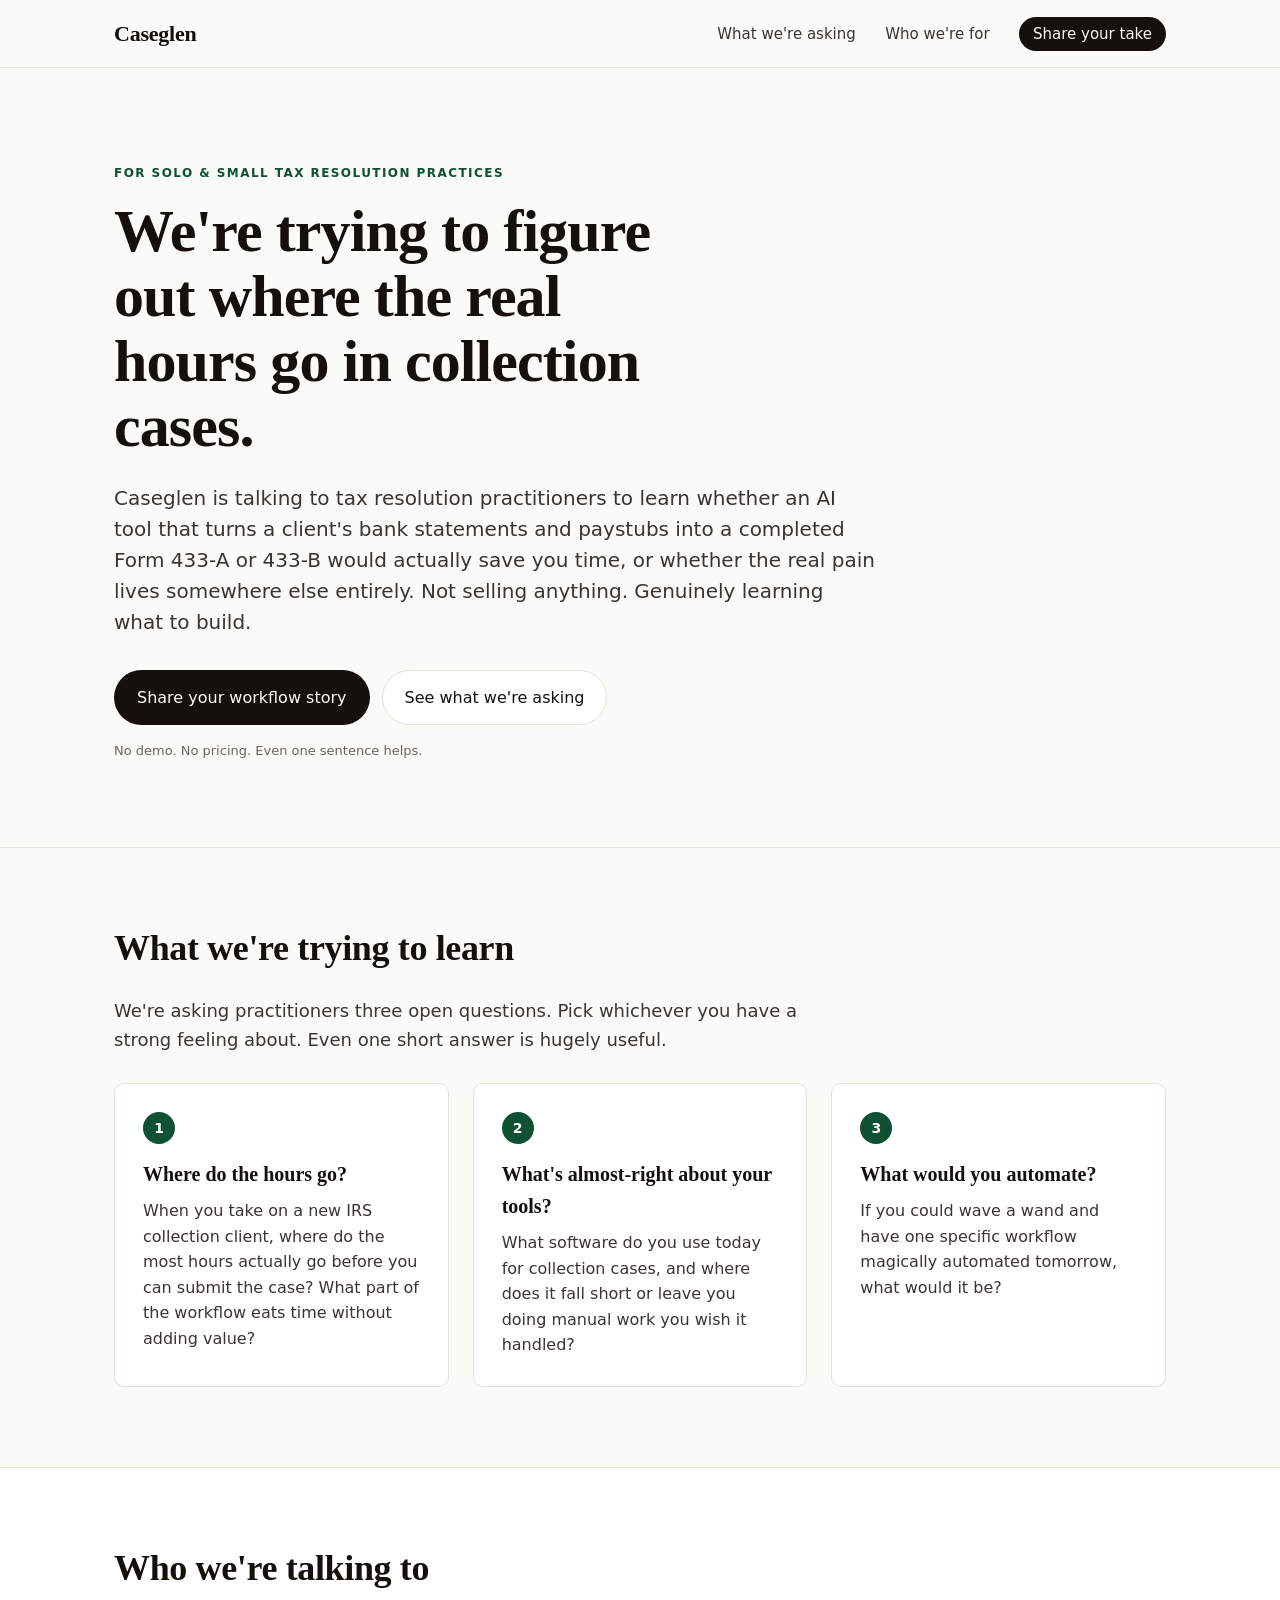
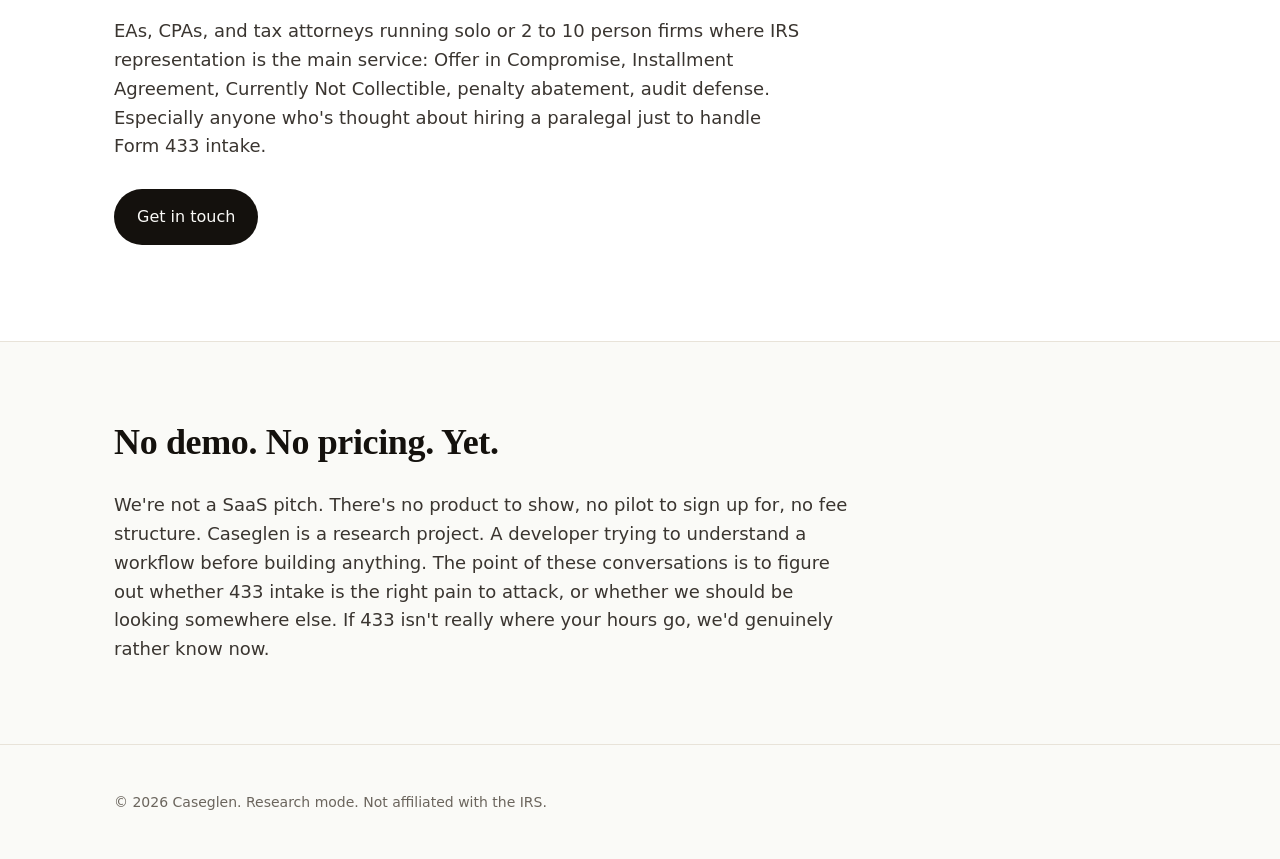
<file: index.html>
<!DOCTYPE html>
<html lang="en">
<head>
<meta charset="UTF-8" />
<meta name="viewport" content="width=device-width, initial-scale=1.0" />
<title>Caseglen. Researching where the hours go in tax resolution work</title>
<meta name="description" content="Caseglen is talking to solo and small tax resolution practitioners to figure out where the real hours go in Form 433 prep and IRS representation work. No product, no pitch. Just trying to learn what to build." />
<link rel="stylesheet" href="styles.css" />
<link rel="icon" href="data:image/svg+xml,%3Csvg xmlns='http://www.w3.org/2000/svg' viewBox='0 0 32 32'%3E%3Crect width='32' height='32' rx='6' fill='%230f5132'/%3E%3Ctext x='16' y='22' font-family='Georgia,serif' font-size='18' fill='%23fafaf7' text-anchor='middle' font-weight='600'%3EC%3C/text%3E%3C/svg%3E">
</head>
<body>

<header class="nav">
  <div class="container nav-inner">
    <a href="index.html" class="brand">Caseglen</a>
    <nav>
      <a href="#questions">What we're asking</a>
      <a href="#who">Who we're for</a>
      <a href="contact.html" class="nav-cta">Share your take</a>
    </nav>
  </div>
</header>

<section class="hero">
  <div class="container">
    <p class="eyebrow">For solo &amp; small tax resolution practices</p>
    <h1>We're trying to figure out where the real hours go in collection cases.</h1>
    <p class="sub">
      Caseglen is talking to tax resolution practitioners to learn whether an AI
      tool that turns a client's bank statements and paystubs into a completed
      Form 433-A or 433-B would actually save you time, or whether the real
      pain lives somewhere else entirely. Not selling anything. Genuinely
      learning what to build.
    </p>
    <div class="cta-row">
      <a href="contact.html" class="btn btn-primary">Share your workflow story</a>
      <a href="#questions" class="btn btn-ghost">See what we're asking</a>
    </div>
    <p class="micro">No demo. No pricing. Even one sentence helps.</p>
  </div>
</section>

<section id="questions" class="how">
  <div class="container">
    <h2>What we're trying to learn</h2>
    <p class="who-lede">
      We're asking practitioners three open questions. Pick whichever you have a
      strong feeling about. Even one short answer is hugely useful.
    </p>
    <div class="steps">
      <div class="step">
        <div class="step-num">1</div>
        <h3>Where do the hours go?</h3>
        <p>When you take on a new IRS collection client, where do the most hours actually go before you can submit the case? What part of the workflow eats time without adding value?</p>
      </div>
      <div class="step">
        <div class="step-num">2</div>
        <h3>What's almost-right about your tools?</h3>
        <p>What software do you use today for collection cases, and where does it fall short or leave you doing manual work you wish it handled?</p>
      </div>
      <div class="step">
        <div class="step-num">3</div>
        <h3>What would you automate?</h3>
        <p>If you could wave a wand and have one specific workflow magically automated tomorrow, what would it be?</p>
      </div>
    </div>
  </div>
</section>

<section id="who" class="who">
  <div class="container">
    <h2>Who we're talking to</h2>
    <p class="who-lede">
      EAs, CPAs, and tax attorneys running solo or 2 to 10 person firms where
      IRS representation is the main service: Offer in Compromise, Installment
      Agreement, Currently Not Collectible, penalty abatement, audit defense.
      Especially anyone who's thought about hiring a paralegal just to handle
      Form 433 intake.
    </p>
    <div class="cta-row">
      <a href="contact.html" class="btn btn-primary">Get in touch</a>
    </div>
  </div>
</section>

<section class="why-now">
  <div class="container">
    <h2>No demo. No pricing. Yet.</h2>
    <p>
      We're not a SaaS pitch. There's no product to show, no pilot to sign up
      for, no fee structure. Caseglen is a research project. A developer trying
      to understand a workflow before building anything. The point of these
      conversations is to figure out whether 433 intake is the right pain to
      attack, or whether we should be looking somewhere else. If 433 isn't
      really where your hours go, we'd genuinely rather know now.
    </p>
  </div>
</section>

<footer class="footer">
  <div class="container">
    <p>&copy; <span id="year"></span> Caseglen. Research mode. Not affiliated with the IRS.</p>
  </div>
</footer>

<script>document.getElementById('year').textContent=new Date().getFullYear();</script>
</body>
</html>
</file>
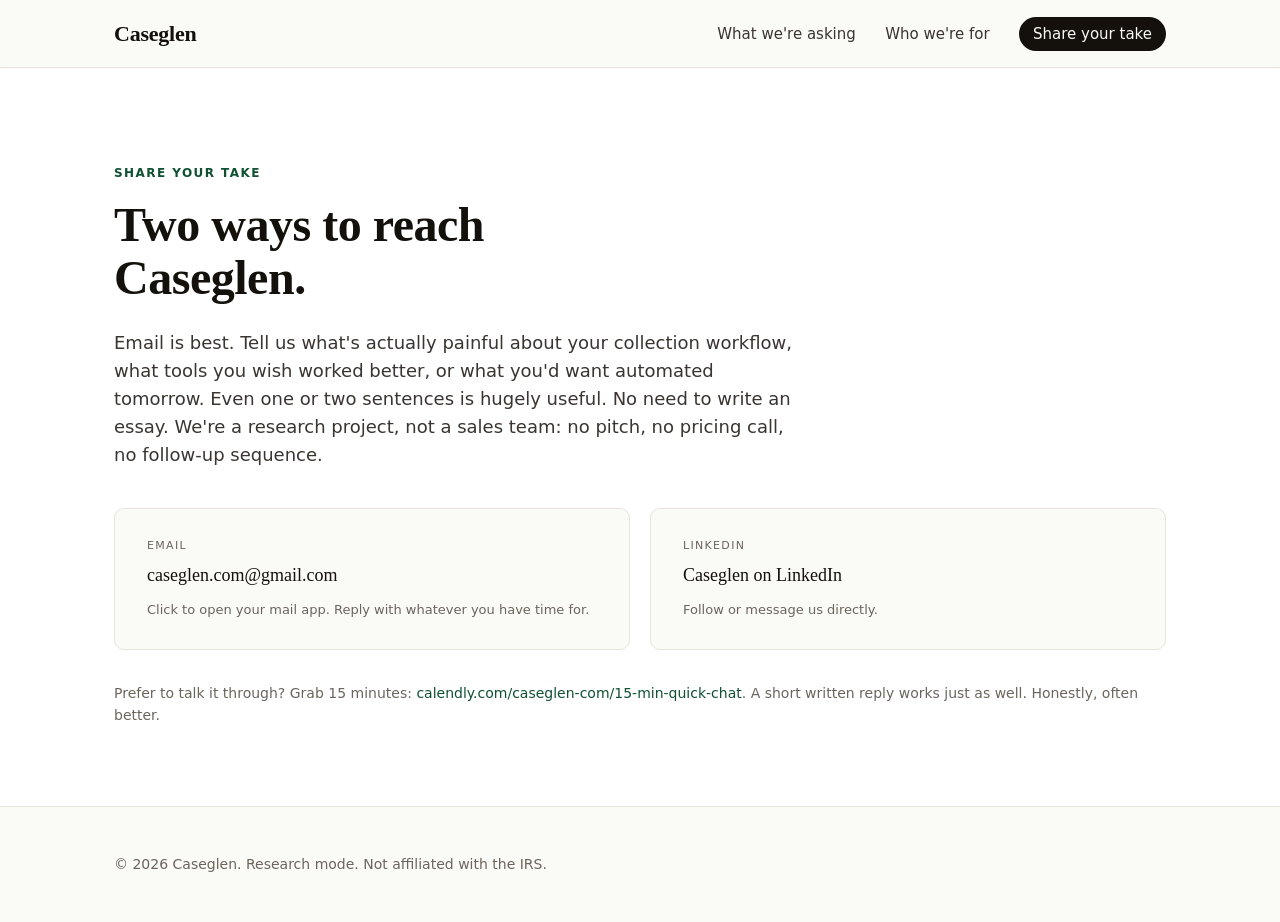
<file: contact.html>
<!DOCTYPE html>
<html lang="en">
<head>
<meta charset="UTF-8" />
<meta name="viewport" content="width=device-width, initial-scale=1.0" />
<title>Contact Caseglen</title>
<meta name="description" content="Get in touch with Caseglen. Email is best. Even one sentence about your workflow is hugely useful." />
<link rel="stylesheet" href="styles.css" />
<link rel="icon" href="data:image/svg+xml,%3Csvg xmlns='http://www.w3.org/2000/svg' viewBox='0 0 32 32'%3E%3Crect width='32' height='32' rx='6' fill='%230f5132'/%3E%3Ctext x='16' y='22' font-family='Georgia,serif' font-size='18' fill='%23fafaf7' text-anchor='middle' font-weight='600'%3EC%3C/text%3E%3C/svg%3E">
</head>
<body>

<header class="nav">
  <div class="container nav-inner">
    <a href="index.html" class="brand">Caseglen</a>
    <nav>
      <a href="index.html#questions">What we're asking</a>
      <a href="index.html#who">Who we're for</a>
      <a href="contact.html" class="nav-cta">Share your take</a>
    </nav>
  </div>
</header>

<section class="contact-page">
  <div class="container">
    <p class="eyebrow">Share your take</p>
    <h1>Two ways to reach Caseglen.</h1>
    <p class="contact-lede">
      Email is best. Tell us what's actually painful about your collection
      workflow, what tools you wish worked better, or what you'd want
      automated tomorrow. Even one or two sentences is hugely useful. No need
      to write an essay. We're a research project, not a sales team: no pitch,
      no pricing call, no follow-up sequence.
    </p>

    <div class="contact-methods contact-methods-large">
      <a class="contact-card" href="mailto:caseglen.com@gmail.com?subject=Caseglen%20%E2%80%94%20workflow%20thoughts">
        <span class="contact-label">Email</span>
        <span class="contact-value">caseglen.com@gmail.com</span>
        <span class="contact-hint">Click to open your mail app. Reply with whatever you have time for.</span>
      </a>
      <a class="contact-card" href="https://www.linkedin.com/company/casebook-labs" target="_blank" rel="noopener">
        <span class="contact-label">LinkedIn</span>
        <span class="contact-value">Caseglen on LinkedIn</span>
        <span class="contact-hint">Follow or message us directly.</span>
      </a>
    </div>

    <p class="contact-note">
      Prefer to talk it through? Grab 15 minutes:
      <a href="https://calendly.com/caseglen-com/15-min-quick-chat" target="_blank" rel="noopener">calendly.com/caseglen-com/15-min-quick-chat</a>.
      A short written reply works just as well. Honestly, often better.
    </p>
  </div>
</section>

<footer class="footer">
  <div class="container">
    <p>&copy; <span id="year"></span> Caseglen. Research mode. Not affiliated with the IRS.</p>
  </div>
</footer>

<script>document.getElementById('year').textContent=new Date().getFullYear();</script>
</body>
</html>
</file>
<file: styles.css>
:root {
  --bg: #fafaf7;
  --surface: #ffffff;
  --ink: #14110d;
  --ink-2: #3a3530;
  --muted: #6b655d;
  --line: #e8e3d9;
  --accent: #0f5132;
  --accent-2: #b08d57;
  --accent-soft: #ecf3ee;
  --radius: 10px;
  --max: 1100px;
  --font-sans: ui-sans-serif, system-ui, -apple-system, "Segoe UI", Roboto, "Helvetica Neue", Arial, sans-serif;
  --font-serif: ui-serif, Georgia, "Iowan Old Style", "Apple Garamond", Baskerville, "Times New Roman", serif;
}

* { box-sizing: border-box; }

html, body {
  margin: 0;
  padding: 0;
  background: var(--bg);
  color: var(--ink);
  font-family: var(--font-sans);
  font-size: 17px;
  line-height: 1.6;
  -webkit-font-smoothing: antialiased;
}

a { color: var(--accent); text-decoration: none; }
a:hover { text-decoration: underline; }

.container { max-width: var(--max); margin: 0 auto; padding: 0 24px; }

/* Nav */
.nav {
  border-bottom: 1px solid var(--line);
  background: rgba(250, 250, 247, 0.85);
  backdrop-filter: saturate(140%) blur(8px);
  position: sticky;
  top: 0;
  z-index: 10;
}
.nav-inner {
  display: flex;
  align-items: center;
  justify-content: space-between;
  padding-top: 16px;
  padding-bottom: 16px;
}
.brand {
  font-family: var(--font-serif);
  font-size: 22px;
  font-weight: 600;
  color: var(--ink);
  letter-spacing: -0.01em;
}
.brand:hover { text-decoration: none; }
.nav nav a {
  margin-left: 24px;
  color: var(--ink-2);
  font-size: 15px;
}
.nav-cta {
  background: var(--ink);
  color: var(--bg) !important;
  padding: 8px 14px;
  border-radius: 999px;
  font-weight: 500;
}
.nav-cta:hover { background: var(--accent); text-decoration: none; }

/* Hero */
.hero {
  padding: 96px 0 72px;
  border-bottom: 1px solid var(--line);
}
.eyebrow {
  text-transform: uppercase;
  font-size: 12px;
  letter-spacing: 0.12em;
  color: var(--accent);
  font-weight: 600;
  margin: 0 0 16px;
}
.hero h1 {
  font-family: var(--font-serif);
  font-size: clamp(36px, 5.5vw, 60px);
  line-height: 1.08;
  letter-spacing: -0.015em;
  margin: 0 0 24px;
  max-width: 18ch;
  color: var(--ink);
}
.sub {
  font-size: 20px;
  line-height: 1.55;
  max-width: 60ch;
  color: var(--ink-2);
  margin: 0 0 32px;
}
.cta-row { display: flex; gap: 12px; flex-wrap: wrap; margin-bottom: 16px; }
.btn {
  display: inline-block;
  padding: 14px 22px;
  border-radius: 999px;
  font-weight: 500;
  font-size: 16px;
  border: 1px solid transparent;
  transition: transform 0.05s ease;
}
.btn:hover { text-decoration: none; transform: translateY(-1px); }
.btn-primary { background: var(--ink); color: var(--bg); }
.btn-primary:hover { background: var(--accent); }
.btn-ghost { border-color: var(--line); color: var(--ink); background: var(--surface); }
.btn-ghost:hover { border-color: var(--ink); }
.micro { font-size: 13px; color: var(--muted); margin-top: 8px; }

/* Generic sections */
section { padding: 80px 0; border-bottom: 1px solid var(--line); }
section h2 {
  font-family: var(--font-serif);
  font-size: clamp(28px, 3.5vw, 36px);
  line-height: 1.15;
  letter-spacing: -0.01em;
  margin: 0 0 28px;
  color: var(--ink);
}

/* Problem */
.problem { background: var(--surface); }
.problem-list {
  list-style: none;
  padding: 0;
  margin: 0 0 28px;
  max-width: 60ch;
  font-size: 18px;
  color: var(--ink-2);
}
.problem-list li {
  padding: 12px 0;
  border-bottom: 1px dashed var(--line);
}
.problem-list li:last-child { border-bottom: 0; }
.problem-list strong { color: var(--ink); }
.problem-note {
  background: var(--accent-soft);
  padding: 20px 24px;
  border-radius: var(--radius);
  border-left: 3px solid var(--accent);
  max-width: 60ch;
  color: var(--ink-2);
  font-size: 17px;
  margin: 0;
}

/* How it works */
.steps {
  display: grid;
  grid-template-columns: repeat(3, 1fr);
  gap: 24px;
}
.step {
  background: var(--surface);
  border: 1px solid var(--line);
  border-radius: var(--radius);
  padding: 28px;
}
.step-num {
  display: inline-flex;
  align-items: center;
  justify-content: center;
  width: 32px;
  height: 32px;
  border-radius: 999px;
  background: var(--accent);
  color: #fff;
  font-weight: 600;
  font-size: 14px;
  margin-bottom: 14px;
}
.step h3 {
  font-family: var(--font-serif);
  font-size: 20px;
  margin: 0 0 8px;
}
.step p { margin: 0; color: var(--ink-2); font-size: 16px; }

/* Who */
.who { background: var(--surface); }
.who-lede {
  max-width: 60ch;
  font-size: 18px;
  color: var(--ink-2);
  margin: 0 0 28px;
}
.who-grid {
  display: grid;
  grid-template-columns: 1fr 1fr;
  gap: 40px;
}
.who-grid h3 {
  font-family: var(--font-serif);
  font-size: 22px;
  margin: 0 0 14px;
}
.check-list, .x-list { list-style: none; padding: 0; margin: 0; }
.check-list li, .x-list li {
  padding: 8px 0 8px 28px;
  position: relative;
  color: var(--ink-2);
  font-size: 16px;
}
.check-list li::before {
  content: "✓";
  color: var(--accent);
  font-weight: 600;
  position: absolute;
  left: 0;
}
.x-list li::before {
  content: "×";
  color: #b04545;
  font-weight: 700;
  position: absolute;
  left: 4px;
  font-size: 18px;
  line-height: 1;
  top: 9px;
}

/* Why now */
.why-now p {
  max-width: 65ch;
  font-size: 18px;
  color: var(--ink-2);
  margin: 0;
}
.why-now em { color: var(--ink); font-style: italic; }

/* Contact */
.contact { background: var(--surface); }
.contact > .container > p {
  max-width: 60ch;
  color: var(--ink-2);
  font-size: 17px;
  margin: 0 0 28px;
}

/* Dedicated contact page */
.contact-page {
  background: var(--surface);
  padding: 96px 0 80px;
  border-bottom: 1px solid var(--line);
  min-height: calc(100vh - 220px);
}
.contact-page h1 {
  font-family: var(--font-serif);
  font-size: clamp(32px, 4.5vw, 48px);
  line-height: 1.1;
  letter-spacing: -0.01em;
  margin: 0 0 24px;
  max-width: 18ch;
  color: var(--ink);
}
.contact-lede {
  font-size: 18px;
  line-height: 1.55;
  max-width: 60ch;
  color: var(--ink-2);
  margin: 0 0 40px;
}

.contact-methods {
  display: grid;
  grid-template-columns: 1fr 1fr;
  gap: 16px;
  margin-bottom: 20px;
}
.contact-methods-large {
  gap: 20px;
  margin-bottom: 32px;
}
.contact-methods-large .contact-card {
  padding: 28px 32px;
}
.contact-hint {
  display: block;
  font-size: 13px;
  color: var(--muted);
  margin-top: 10px;
}
.contact-card {
  display: block;
  border: 1px solid var(--line);
  border-radius: var(--radius);
  padding: 20px 24px;
  background: var(--bg);
  color: var(--ink);
  transition: border-color 0.1s ease, transform 0.05s ease;
}
.contact-card:hover {
  border-color: var(--ink);
  text-decoration: none;
  transform: translateY(-1px);
}
.contact-label {
  display: block;
  text-transform: uppercase;
  font-size: 11px;
  letter-spacing: 0.12em;
  color: var(--muted);
  margin-bottom: 6px;
}
.contact-value {
  display: block;
  font-family: var(--font-serif);
  font-size: 18px;
  color: var(--ink);
  word-break: break-word;
}
.contact-note { font-size: 14px; color: var(--muted); margin: 0; }

/* Footer */
.footer {
  padding: 32px 0;
  font-size: 14px;
  color: var(--muted);
  border-bottom: 0;
}

/* Responsive */
@media (max-width: 720px) {
  .hero { padding: 64px 0 48px; }
  section { padding: 56px 0; }
  .steps, .who-grid, .contact-methods { grid-template-columns: 1fr; }
  .nav nav a { margin-left: 14px; font-size: 14px; }
}
</file>
